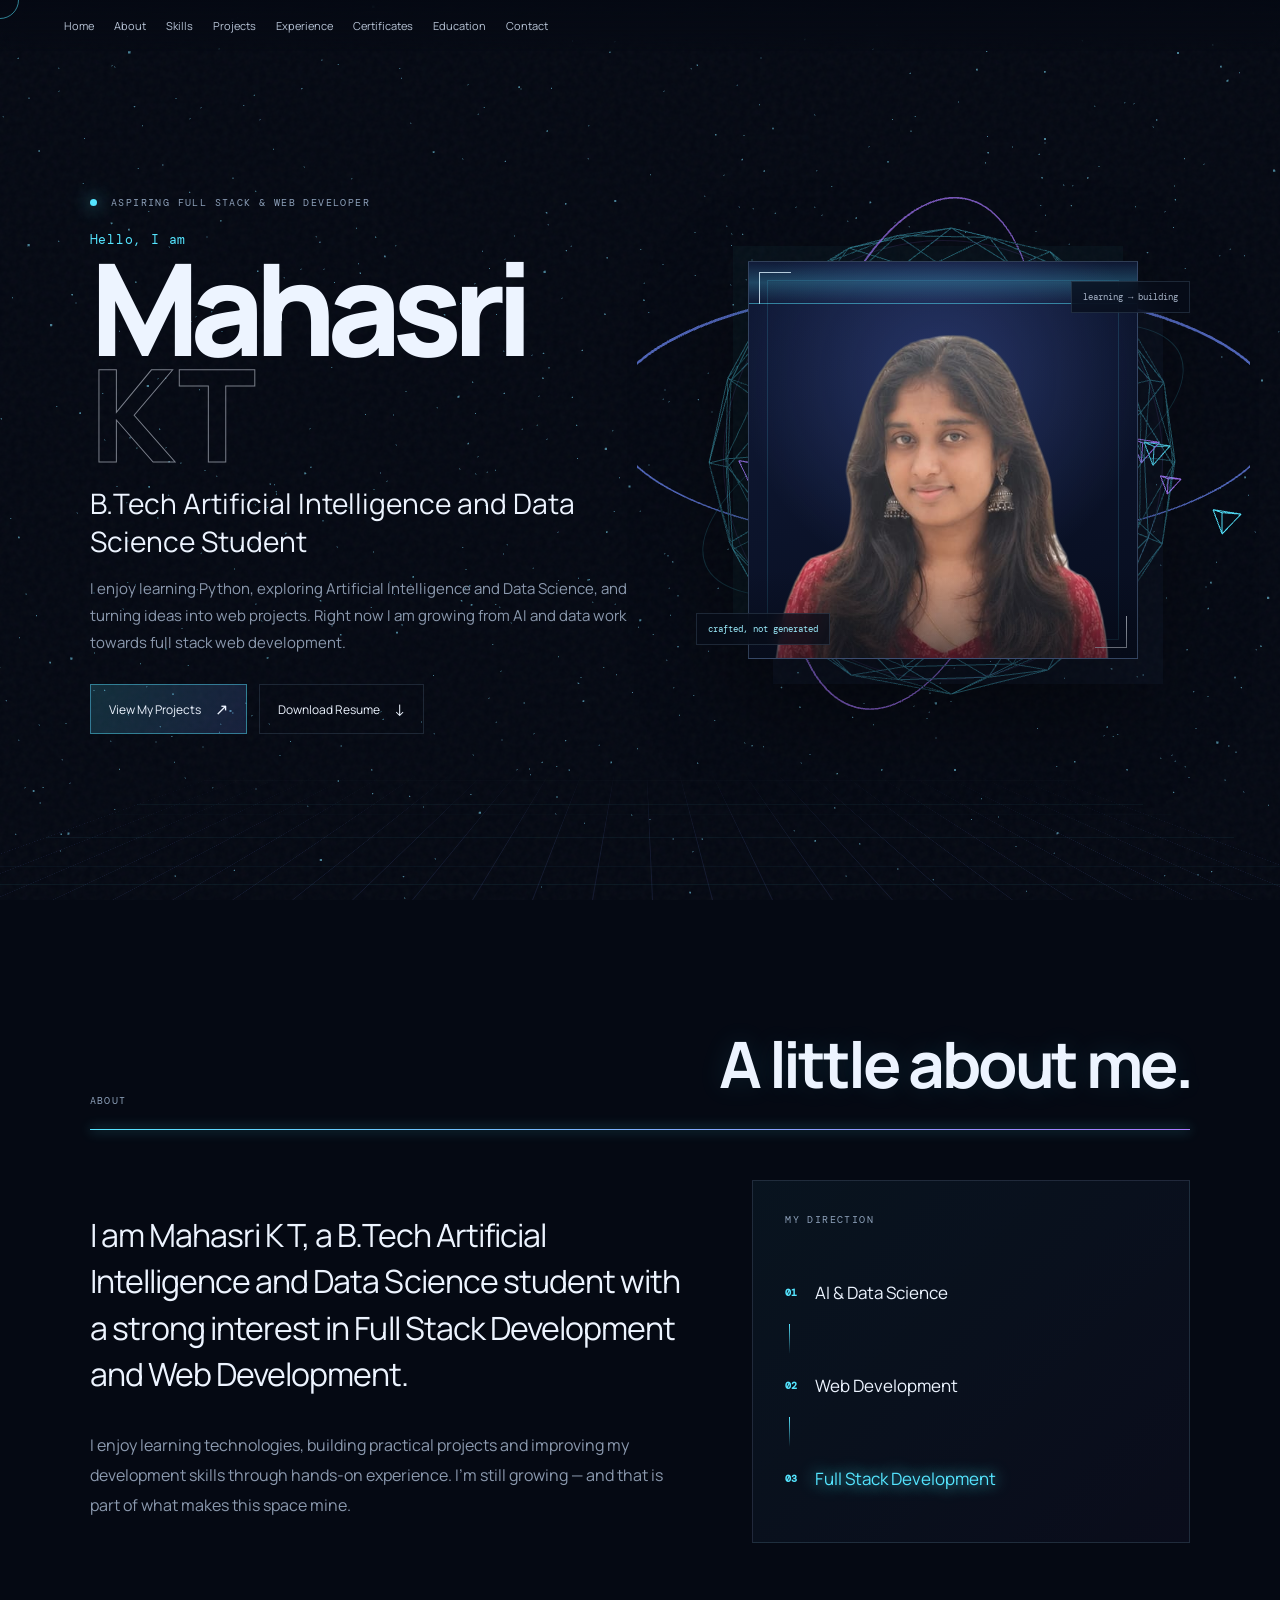
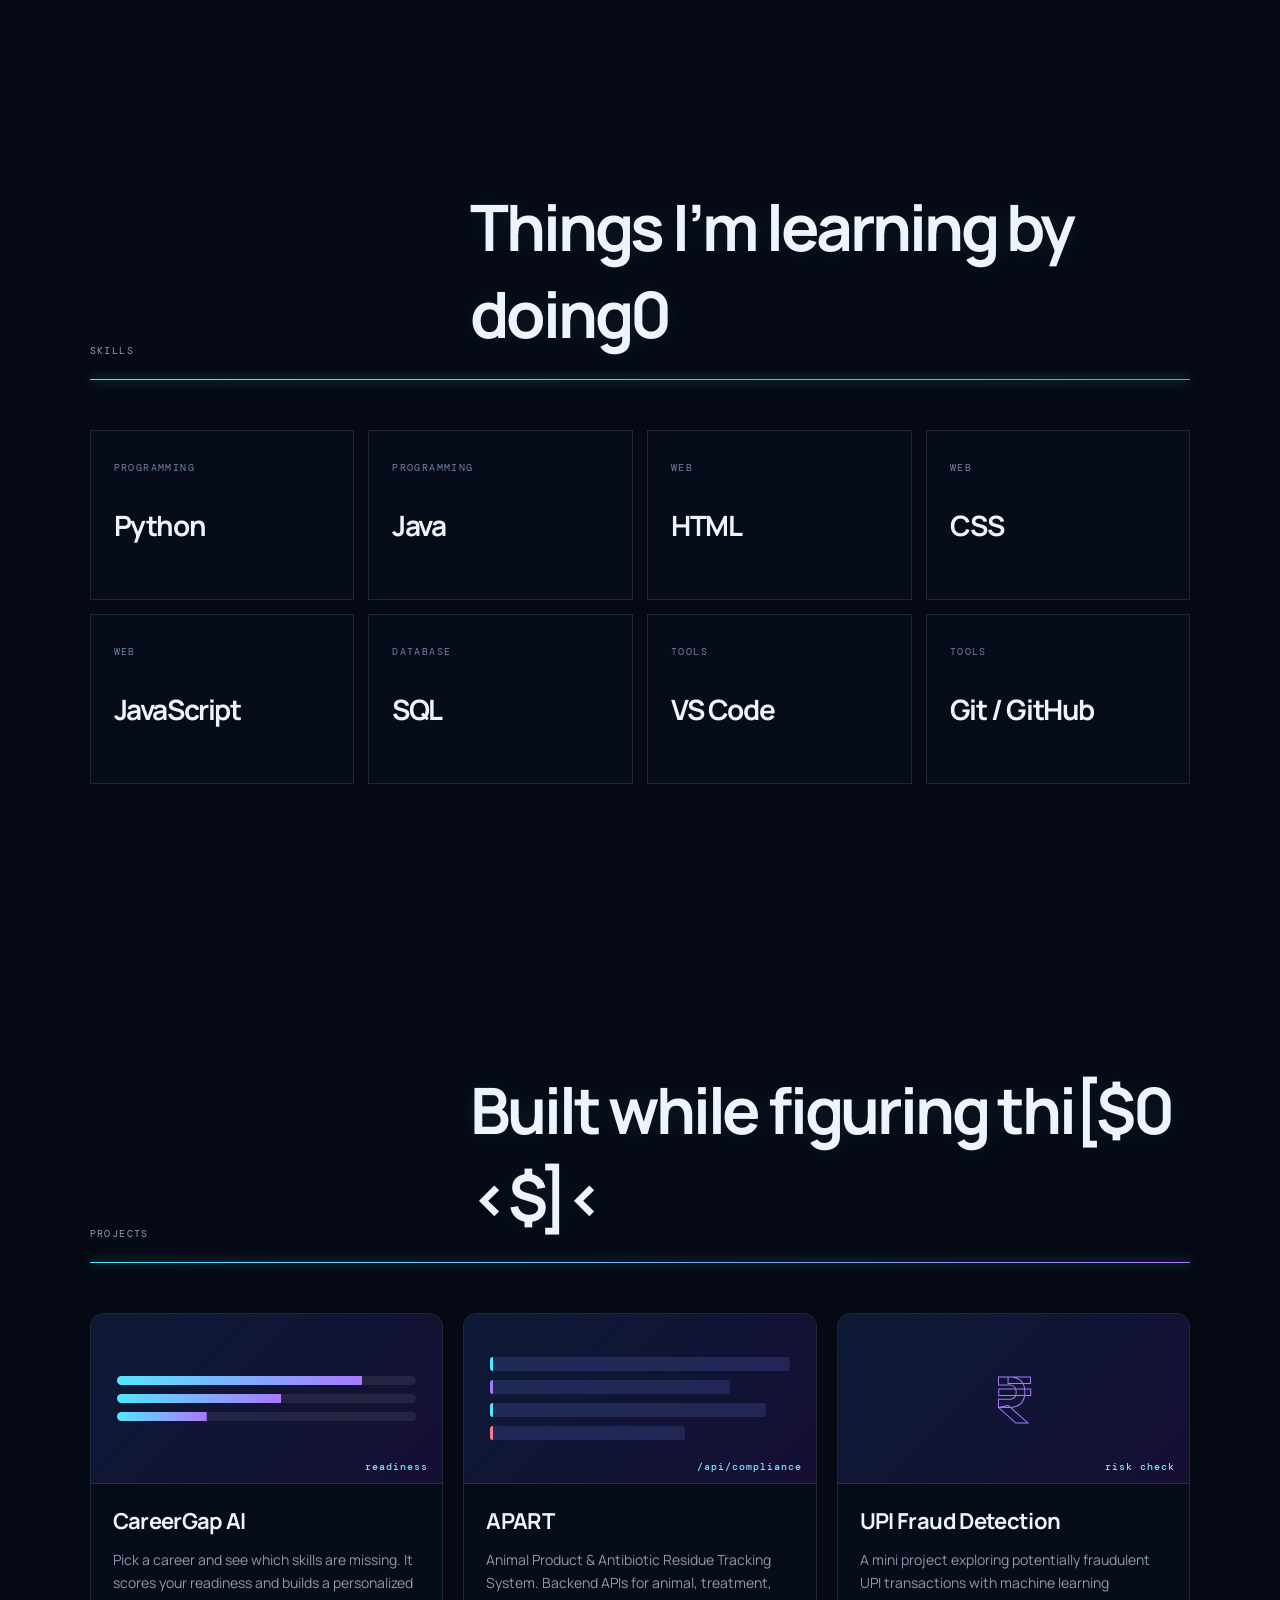
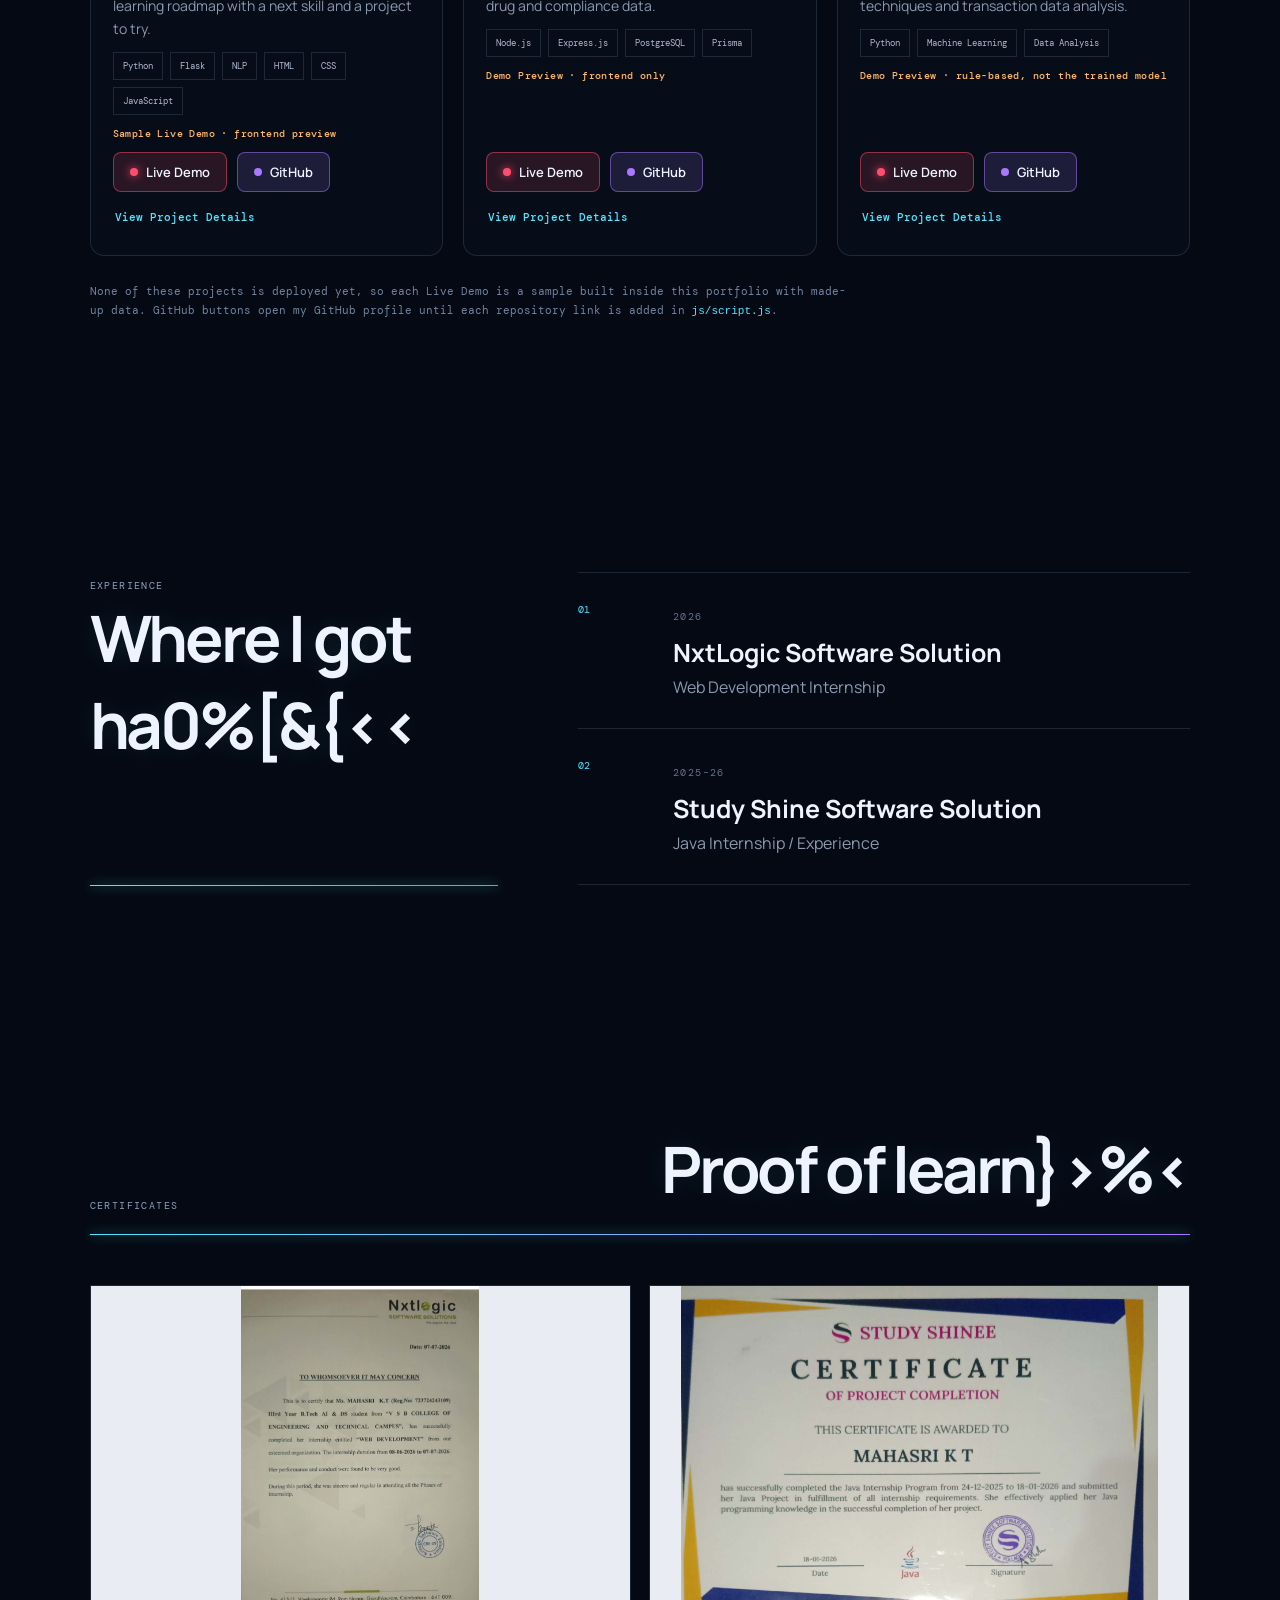
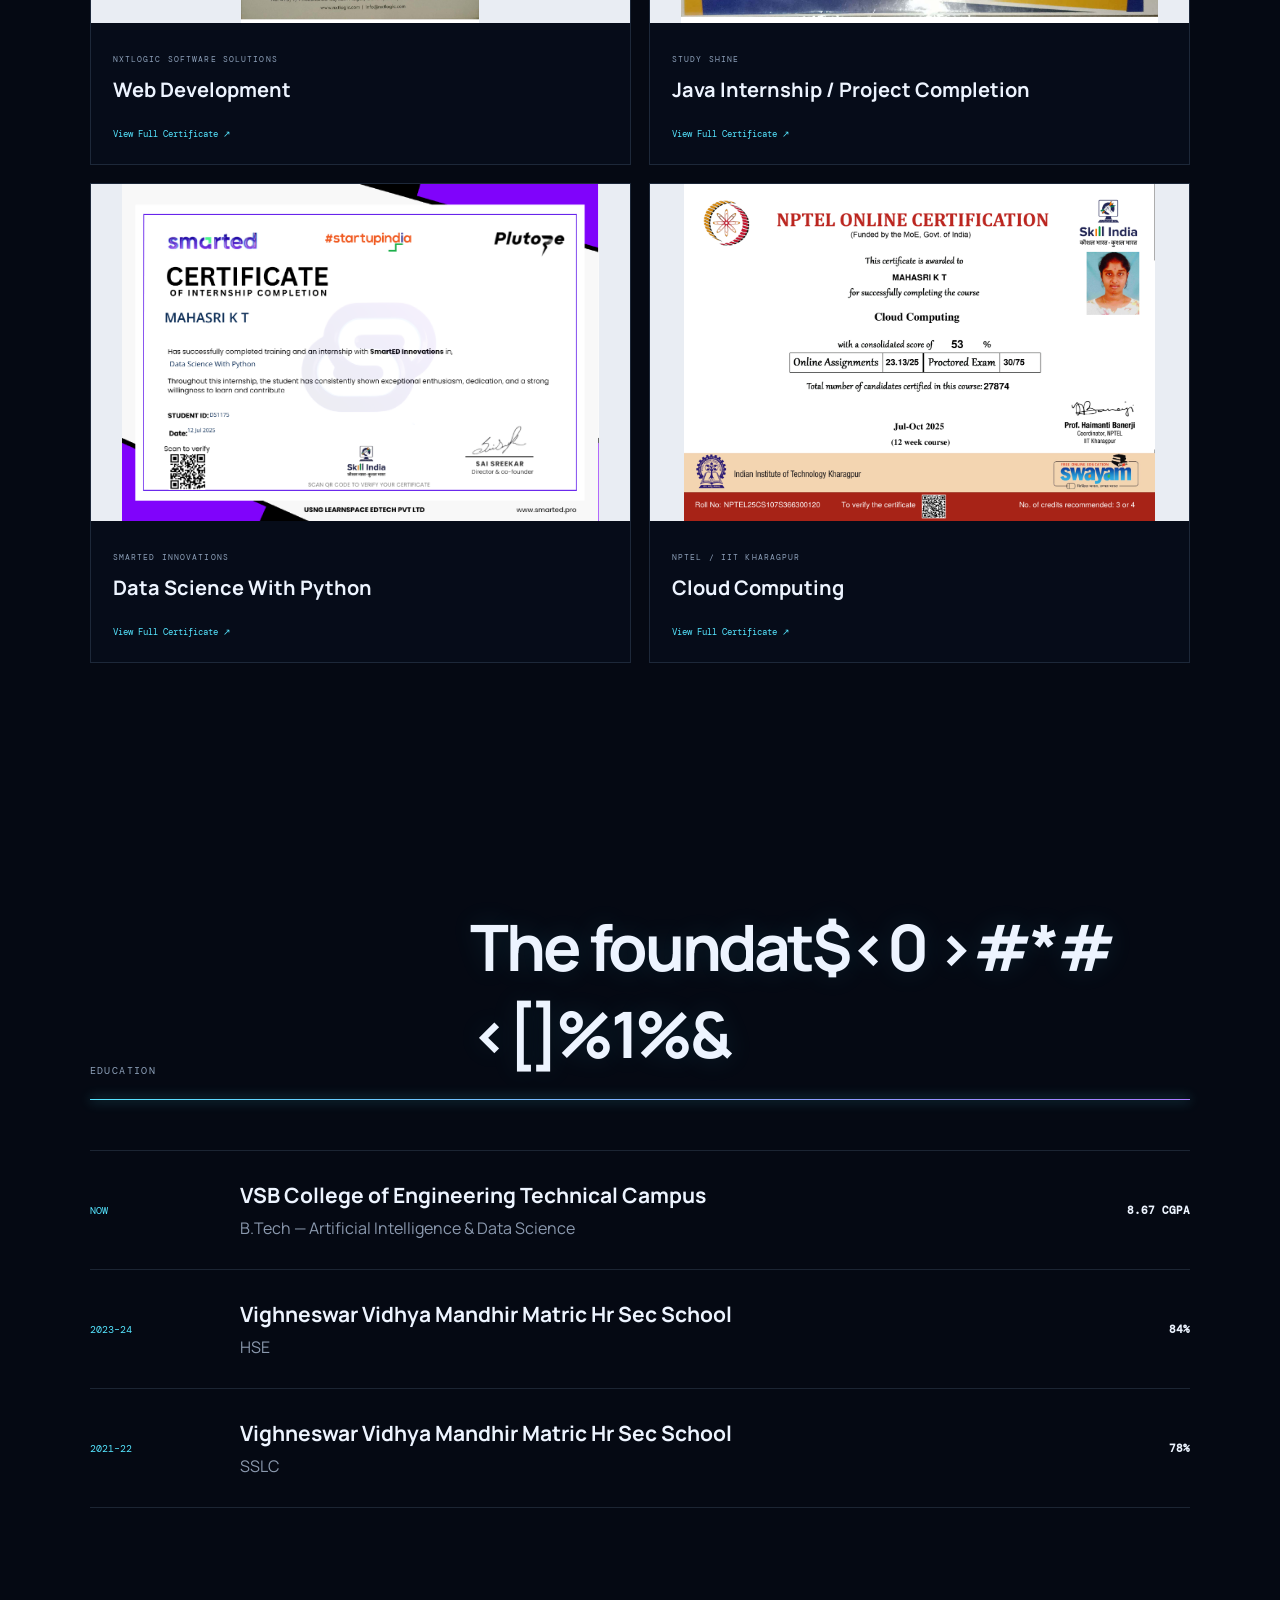
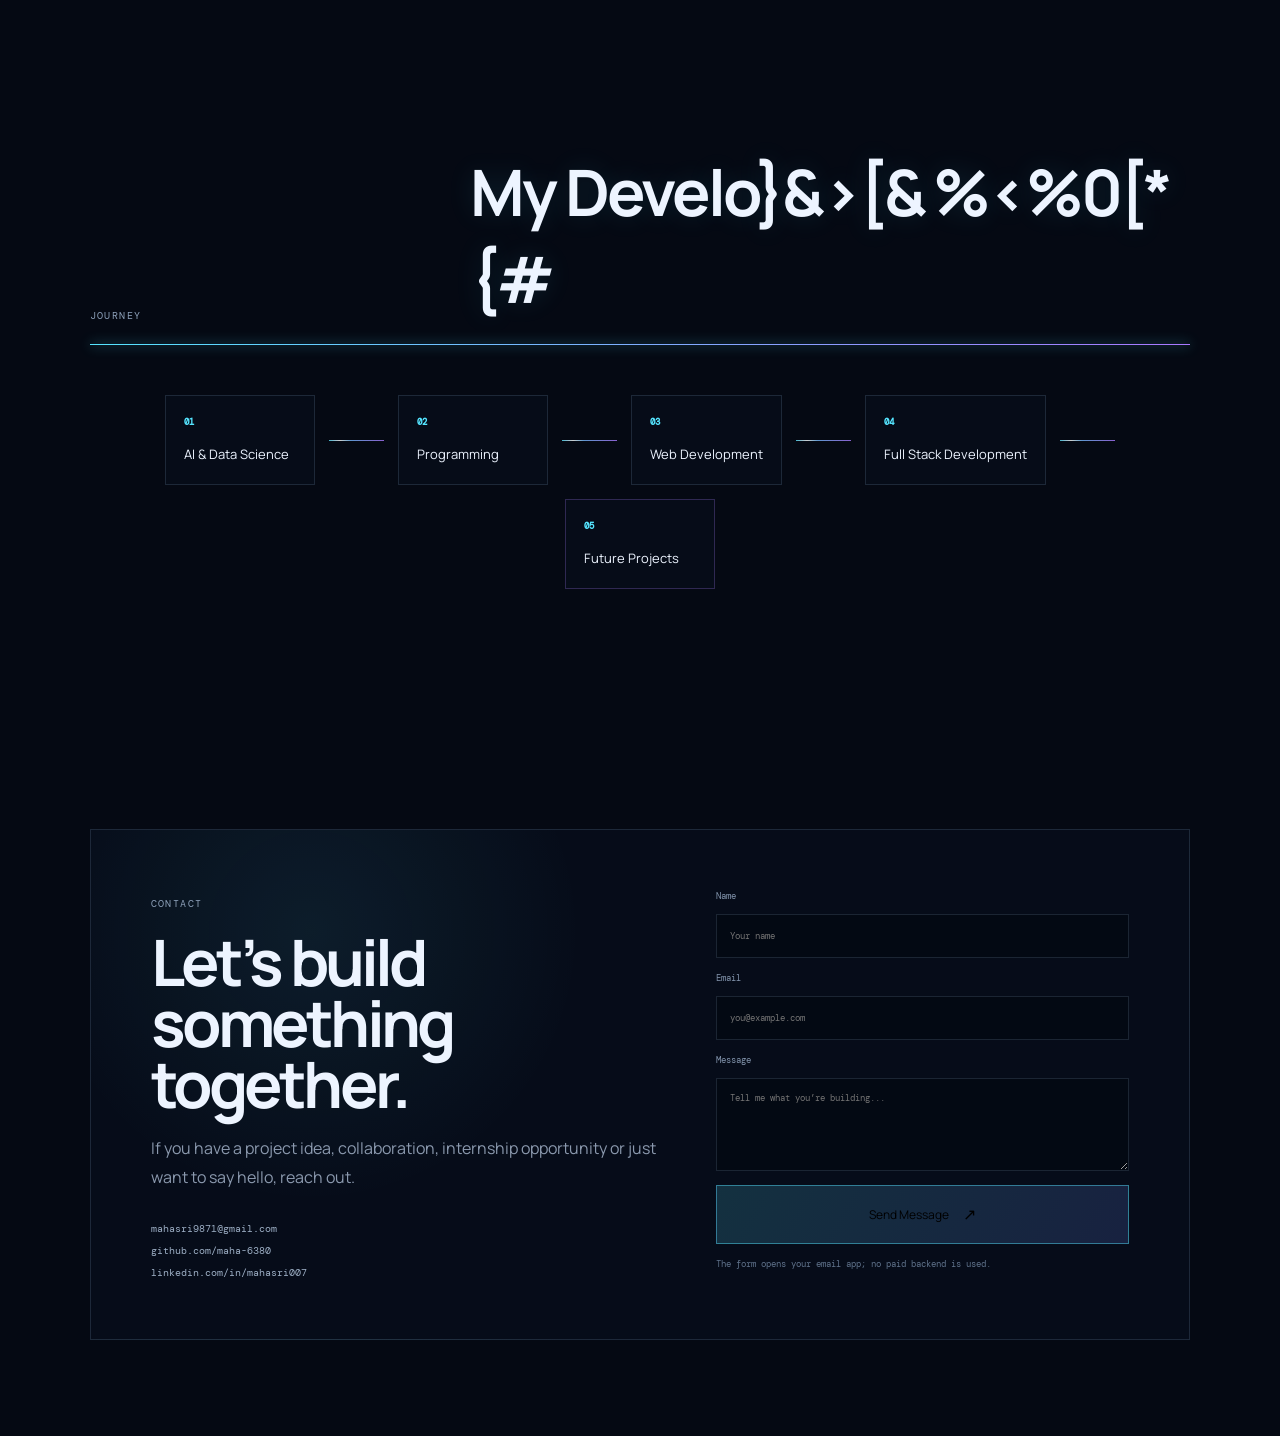
<file: index.html>
<!doctype html>
<html lang="en">
<head>
  <meta charset="utf-8">
  <meta name="viewport" content="width=device-width, initial-scale=1">
  <meta name="description" content="Mahasri K T — Aspiring Full Stack & Web Developer">
  <title>Mahasri K T — Developer Space</title>
  <link rel="preconnect" href="https://fonts.googleapis.com">
  <link rel="preconnect" href="https://fonts.gstatic.com" crossorigin>
  <link href="https://fonts.googleapis.com/css2?family=DM+Mono:wght@400;500&family=Manrope:wght@400;500;600;700;800&display=swap" rel="stylesheet">
  <link rel="stylesheet" href="css/style.css">
  <link rel="stylesheet" href="css/fx.css">
</head>
<body>
  <div id="cursor-dot" aria-hidden="true"></div>
  <canvas id="space" aria-hidden="true"></canvas>
  <div class="noise" aria-hidden="true"></div>

  <header class="site-header">
    
    <button class="menu-toggle" aria-label="Open menu" aria-expanded="false"><span></span><span></span></button>
    <nav class="nav" aria-label="Main navigation">
      <a href="#home">Home</a><a href="#about">About</a><a href="#skills">Skills</a><a href="#projects">Projects</a><a href="#experience">Experience</a><a href="#certificates">Certificates</a><a href="#education">Education</a><a href="#contact">Contact</a>
    </nav>
  </header>

  <main>
    <section id="home" class="hero section-pad">
      <div class="hero-copy reveal">
        <p class="eyebrow"><span class="status-dot"></span> ASPIRING FULL STACK &amp; WEB DEVELOPER</p>
        <p class="greet">Hello, I am</p>
        <h1>Mahasri<br><em>K T</em></h1>
        <p class="role">B.Tech Artificial Intelligence and Data Science Student</p>
        <p class="intro">I enjoy learning Python, exploring Artificial Intelligence and Data Science, and turning ideas into web projects. Right now I am growing from AI and data work towards full stack web development.</p>
        <div class="hero-actions">
          <a class="button primary" href="#projects">View My Projects <span>↗</span></a>
          <a class="button ghost" href="assets/MahasriRESUME.pdf" download>Download Resume <span>↓</span></a>
        </div>
        
      </div>

      <div class="hero-visual reveal delay-1" data-tilt>
        <div class="orbit orbit-a"></div><div class="orbit orbit-b"></div>
        <div class="photo-frame">
          <img src="images/profile-shoulders.png" alt="Mahasri K T" class="profile-photo">
          <div class="frame-corner tl"></div><div class="frame-corner br"></div>
        </div>
        <div class="floating-note note-top">learning → building</div>
        <div class="floating-note note-bottom">crafted, not generated</div>
      </div>
    </section>

    <section id="about" class="section-pad section about">
      <div class="section-heading reveal"><span>ABOUT</span><h2>A little about me.</h2></div>
      <div class="about-grid">
        <div class="about-copy reveal">
          <p class="large">I  am  Mahasri  K  T, a B.Tech Artificial Intelligence and Data Science student with a strong interest in Full Stack Development and Web Development.</p>
          <p>I enjoy learning technologies, building practical projects and improving my development skills through hands-on experience. I’m still growing — and that is part of what makes this space mine.</p>
        </div>
        <div class="timeline-card reveal delay-1">
          <div class="mini-label">MY DIRECTION</div>
          <div class="mini-timeline">
            <div><b>01</b><span>AI &amp; Data Science</span></div><i></i>
            <div><b>02</b><span>Web Development</span></div><i></i>
            <div class="active"><b>03</b><span>Full Stack Development</span></div>
          </div>
        </div>
      </div>
    </section>

    <section id="skills" class="section-pad section">
      <div class="section-heading reveal"><span>SKILLS</span><h2>Things I’m learning by doing.</h2></div>
      <div class="skill-grid">
        <article class="skill-card reveal" data-skill="Python — scripting, data work and AI exploration."><small>PROGRAMMING</small><h3>Python</h3></article>
        <article class="skill-card reveal delay-1" data-skill="Java — programming practice and application development."><small>PROGRAMMING</small><h3>Java</h3></article>
        <article class="skill-card reveal delay-2" data-skill="HTML — semantic structure for web interfaces."><small>WEB</small><h3>HTML</h3></article>
        <article class="skill-card reveal" data-skill="CSS — layout, responsive design and visual interaction."><small>WEB</small><h3>CSS</h3></article>
        <article class="skill-card reveal delay-1" data-skill="JavaScript — making interfaces interactive and dynamic."><small>WEB</small><h3>JavaScript</h3></article>
        <article class="skill-card reveal delay-2" data-skill="PostgreSQL / SQL — working with structured application data."><small>DATABASE</small><h3>SQL</h3></article>
        <article class="skill-card reveal" data-skill="VS Code — my everyday coding workspace."><small>TOOLS</small><h3>VS Code</h3></article>
        <article class="skill-card reveal delay-1" data-skill="Git & GitHub — version control and project collaboration."><small>TOOLS</small><h3>Git / GitHub</h3></article>
      </div>
      <div id="skill-tip" class="skill-tip" aria-live="polite"></div>
    </section>

    <section id="projects" class="section-pad section projects">
      <div class="section-heading reveal"><span> PROJECTS</span><h2>Built while figuring things out.</h2></div>
      <div class="proj-grid">
        <article class="pcard reveal" data-id="careergap">
          <div class="thumb t-career"><i style="--w:82%"></i><i style="--w:55%"></i><i style="--w:30%"></i><b>readiness</b></div>
          <div class="pbody"><h3>CareerGap AI</h3>
            <p>Pick a career and see which skills are missing. It scores your readiness and builds a personalized learning roadmap with a next skill and a project to try.</p>
            <div class="tag-row"><span>Python</span><span>Flask</span><span>NLP</span><span>HTML</span><span>CSS</span><span>JavaScript</span></div>
            <p class="status">Sample Live Demo · frontend preview</p>
            <div class="pactions"><a class="pbtn live" href="demo/careergap.html" target="_blank" rel="noopener">Live Demo</a><a class="pbtn git" href="https://github.com/maha-6380" data-repo="YOUR_GITHUB_REPOSITORY_URL" target="_blank" rel="noopener noreferrer">GitHub</a><button class="plink" data-details="careergap">View Project Details</button></div></div>
        </article>
        <article class="pcard reveal delay-1" data-id="apart">
          <div class="thumb t-apart"><em></em><em></em><em></em><em></em><b>/api/compliance</b></div>
          <div class="pbody"><h3>APART</h3>
            <p>Animal Product &amp; Antibiotic Residue Tracking System. Backend APIs for animal, treatment, drug and compliance data.</p>
            <div class="tag-row"><span>Node.js</span><span>Express.js</span><span>PostgreSQL</span><span>Prisma</span></div>
            <p class="status">Demo Preview · frontend only</p>
            <div class="pactions"><a class="pbtn live" href="demo/apart.html" target="_blank" rel="noopener">Live Demo</a><a class="pbtn git" href="https://github.com/maha-6380" data-repo="YOUR_GITHUB_REPOSITORY_URL" target="_blank" rel="noopener noreferrer">GitHub</a><button class="plink" data-details="apart">View Project Details</button></div></div>
        </article>
        <article class="pcard reveal delay-2" data-id="upi">
          <div class="thumb t-upi"><span>₹</span><b>risk check</b></div>
          <div class="pbody"><h3>UPI Fraud Detection</h3>
            <p>A mini project exploring potentially fraudulent UPI transactions with machine learning techniques and transaction data analysis.</p>
            <div class="tag-row"><span>Python</span><span>Machine Learning</span><span>Data Analysis</span></div>
            <p class="status">Demo Preview · rule-based, not the trained model</p>
            <div class="pactions"><a class="pbtn live" href="demo/upi-fraud.html" target="_blank" rel="noopener">Live Demo</a><a class="pbtn git" href="https://github.com/maha-6380" data-repo="YOUR_GITHUB_REPOSITORY_URL" target="_blank" rel="noopener noreferrer">GitHub</a><button class="plink" data-details="upi">View Project Details</button></div></div>
        </article>
      </div>
      <p class="proj-note">None of these projects is deployed yet, so each Live Demo is a sample built inside this portfolio with made-up data. GitHub buttons open my GitHub profile until each repository link is added in <code>js/script.js</code>.</p>
    </section>

    <section id="experience" class="section-pad section split-section">
      <div class="section-heading reveal"><span>EXPERIENCE</span><h2>Where I got hands-on.</h2></div>
      <div class="experience-list">
        <div class="experience-item reveal"><span>01</span><div><small>2026</small><h3>NxtLogic Software Solution</h3><p>Web Development Internship</p></div></div>
        <div class="experience-item reveal delay-1"><span>02</span><div><small>2025–26</small><h3>Study Shine Software Solution</h3><p>Java Internship / Experience</p></div></div>
      </div>
    </section>

    <section id="certificates" class="section-pad section certificates">
      <div class="section-heading reveal"><span>CERTIFICATES</span><h2>Proof of learning.</h2></div>
      <div class="cert-grid">
        <article class="cert-card reveal" data-cert="certificates/certificate-2.pdf" data-title="NxtLogic Software Solutions — Web Development"><div class="cert-image"><img src="certificates/cert2-preview.png" alt="NxtLogic Web Development certificate"></div><div class="cert-info"><small>NXTLOGIC SOFTWARE SOLUTIONS</small><h3>Web Development</h3><button class="view-cert">View Full Certificate ↗</button></div></article>
        <article class="cert-card reveal delay-1" data-cert="certificates/certificate-1.pdf" data-title="Study Shine — Java Internship"><div class="cert-image"><img src="certificates/cert1-preview.png" alt="Study Shine Java certificate"></div><div class="cert-info"><small>STUDY SHINE</small><h3>Java Internship / Project Completion</h3><button class="view-cert">View Full Certificate ↗</button></div></article>
        <article class="cert-card reveal delay-2" data-cert="certificates/data-science-python.pdf" data-title="SmartED Innovations — Data Science With Python"><div class="cert-image"><img src="certificates/data-science-preview.png" alt="SmartED Data Science with Python certificate"></div><div class="cert-info"><small>SMARTED INNOVATIONS</small><h3>Data Science With Python</h3><button class="view-cert">View Full Certificate ↗</button></div></article>
        <article class="cert-card reveal" data-cert="certificates/cloud-computing.pdf" data-title="NPTEL — Cloud Computing"><div class="cert-image"><img src="certificates/cloud-preview.png" alt="NPTEL Cloud Computing certificate"></div><div class="cert-info"><small>NPTEL / IIT KHARAGPUR</small><h3>Cloud Computing</h3><button class="view-cert">View Full Certificate ↗</button></div></article>
      </div>
    </section>

    <section id="education" class="section-pad section education">
      <div class="section-heading reveal"><span>EDUCATION</span><h2>The foundation underneath.</h2></div>
      <div class="edu-list">
        <article class="edu-item reveal"><div class="edu-year">NOW</div><div><h3>VSB College of Engineering Technical Campus</h3><p>B.Tech — Artificial Intelligence &amp; Data Science</p></div><strong>8.67 CGPA</strong></article>
        <article class="edu-item reveal delay-1"><div class="edu-year">2023–24</div><div><h3>Vighneswar Vidhya Mandhir Matric Hr Sec School</h3><p>HSE</p></div><strong>84%</strong></article>
        <article class="edu-item reveal delay-2"><div class="edu-year">2021–22</div><div><h3>Vighneswar Vidhya Mandhir Matric Hr Sec School</h3><p>SSLC</p></div><strong>78%</strong></article>
      </div>
    </section>

    <section class="section-pad section journey">
      <div class="section-heading reveal"><span>JOURNEY</span><h2>My Development Journey.</h2></div>
      <div class="journey-path">
        <div class="journey-node reveal"><b>01</b><span>AI &amp; Data Science</span></div><i></i><div class="journey-node reveal delay-1"><b>02</b><span>Programming</span></div><i></i><div class="journey-node reveal delay-2"><b>03</b><span>Web Development</span></div><i></i><div class="journey-node reveal"><b>04</b><span>Full Stack Development</span></div><i></i><div class="journey-node reveal delay-1 future"><b>05</b><span>Future Projects</span></div>
      </div>
    </section>

    <section id="contact" class="section-pad section contact">
      <div class="contact-card reveal">
        <div><span class="eyebrow">CONTACT</span><h2>Let’s build something together.</h2><p>If you have a project idea, collaboration, internship opportunity or just want to say hello, reach out.</p><div class="contact-details"><a href="mailto:mahasri9871@gmail.com">mahasri9871@gmail.com</a><a href="https://github.com/maha-6380" target="_blank" rel="noreferrer">github.com/maha-6380</a><a href="https://www.linkedin.com/in/mahasri007" target="_blank" rel="noreferrer">linkedin.com/in/mahasri007</a></div></div>
        <form id="contact-form"><label>Name<input name="name" required placeholder="Your name"></label><label>Email<input type="email" name="email" required placeholder="you@example.com"></label><label>Message<textarea name="message" rows="5" required placeholder="Tell me what you’re building..."></textarea></label><button class="button primary" type="submit">Send Message <span>↗</span></button><p class="form-note">The form opens your email app; no paid backend is used.</p></form>
      </div>
    </section>
  </main>

  <footer class="footer"><span>© 2026 Mahasri K T</span><span>Designed &amp; built by MAHASRI</span><span><a href="https://www.linkedin.com/in/mahasri007" target="_blank" rel="noreferrer">LinkedIn ↗</a> · <a href="https://github.com/maha-6380" target="_blank" rel="noreferrer">GitHub ↗</a></span></footer>

  <div class="modal" id="cert-modal" aria-hidden="true"><div class="modal-backdrop"></div><div class="modal-panel" role="dialog" aria-modal="true" aria-labelledby="modal-title"><div class="modal-top"><h3 id="modal-title">Certificate</h3><button id="close-modal" aria-label="Close">×</button></div><iframe id="cert-frame" title="Certificate viewer"></iframe><div class="modal-actions"><a id="open-pdf" class="button primary" target="_blank" rel="noreferrer">Open PDF in New Tab ↗</a><button id="close-modal-bottom" class="button ghost">Close</button></div></div></div>
  <div class="modal" id="proj-modal" aria-hidden="true"><div class="modal-backdrop"></div><div class="modal-panel pm" role="dialog" aria-modal="true" aria-labelledby="pm-title"><div class="modal-top"><h3 id="pm-title"></h3><button id="pm-close" aria-label="Close">×</button></div><div class="pm-body" id="pm-body"></div></div></div>
  <script src="js/three.min.js"></script>
  <script src="js/script.js"></script>
  <script src="js/fx.js"></script>
</body>
</html>
</file>
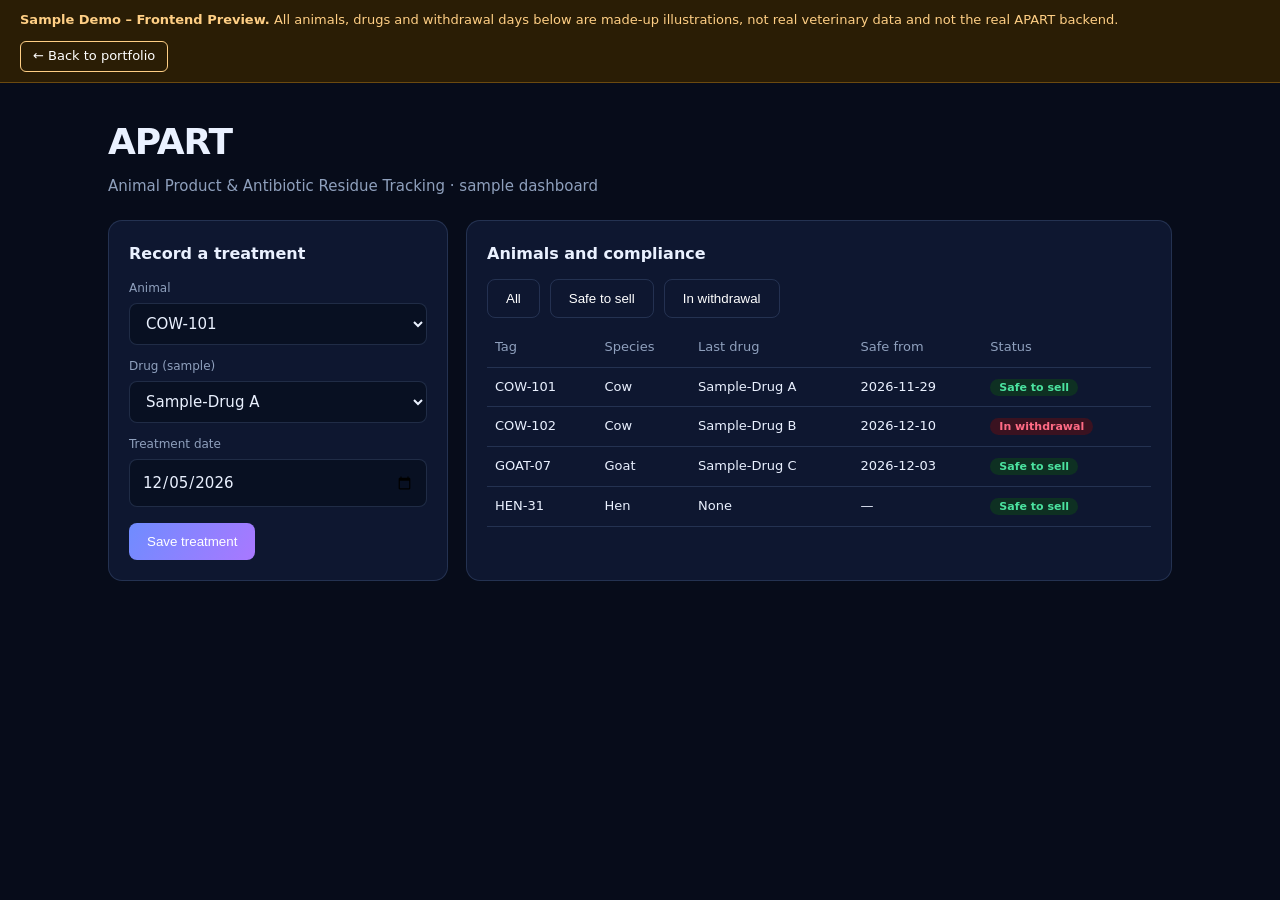
<file: demo/apart.html>
<!doctype html><html lang="en"><head><meta charset="utf-8"><meta name="viewport" content="width=device-width,initial-scale=1"><title>APART · Demo Preview</title><link rel="stylesheet" href="demo.css"></head><body>
<div class="banner"><span><b>Sample Demo – Frontend Preview.</b> All animals, drugs and withdrawal days below are made-up illustrations, not real veterinary data and not the real APART backend.</span><a href="../index.html#projects">← Back to portfolio</a></div>
<div class="wrap"><h1>APART</h1><p class="sub">Animal Product &amp; Antibiotic Residue Tracking · sample dashboard</p>
<div class="grid"><form class="card" id="f"><h2>Record a treatment</h2><label>Animal</label><select id="an"></select><label>Drug (sample)</label><select id="dr"></select><label>Treatment date</label><input type="date" id="dt">
<div class="row" style="margin-top:16px"><button class="btn" id="go">Save treatment</button><span class="spin" id="sp"></span></div><div class="msg" id="m"></div></form>
<div class="card"><h2>Animals and compliance</h2><div class="row" style="margin-bottom:10px"><button class="btn alt" data-f="all">All</button><button class="btn alt" data-f="safe">Safe to sell</button><button class="btn alt" data-f="hold">In withdrawal</button></div><div class="scroll"><table><thead><tr><th>Tag</th><th>Species</th><th>Last drug</th><th>Safe from</th><th>Status</th></tr></thead><tbody id="tb"></tbody></table></div></div></div></div>
<script>
const $=i=>document.getElementById(i),D={'Sample-Drug A':3,'Sample-Drug B':7,'Sample-Drug C':10};
const day=d=>d.toISOString().slice(0,10),add=(s,n)=>{const d=new Date(s);d.setDate(d.getDate()+n);return day(d)};
const today=day(new Date());let A=[{t:'COW-101',s:'Cow',d:'Sample-Drug A',on:add(today,-9)},{t:'COW-102',s:'Cow',d:'Sample-Drug B',on:add(today,-2)},{t:'GOAT-07',s:'Goat',d:'Sample-Drug C',on:add(today,-12)},{t:'HEN-31',s:'Hen',d:null,on:null}],flt='all';
$('an').innerHTML=A.map(a=>`<option>${a.t}</option>`).join('');$('dr').innerHTML=Object.keys(D).map(d=>`<option>${d}</option>`).join('');$('dt').value=today;$('dt').max=today;
function draw(){$('tb').innerHTML=A.map(a=>{const from=a.d?add(a.on,D[a.d]):'—',safe=!a.d||from<=today;return{a,from,safe}}).filter(x=>flt=='all'||(flt=='safe')==x.safe).map(({a,from,safe})=>`<tr><td>${a.t}</td><td>${a.s}</td><td>${a.d||'None'}</td><td>${from}</td><td><span class="pill ${safe?'g':'r'}">${safe?'Safe to sell':'In withdrawal'}</span></td></tr>`).join('')||'<tr><td colspan=5>No animals match this filter.</td></tr>'}
document.querySelectorAll('[data-f]').forEach(b=>b.onclick=()=>{flt=b.dataset.f;draw()});
$('f').onsubmit=e=>{e.preventDefault();const m=$('m');m.className='msg';if(!$('dt').value){m.textContent='Choose a treatment date.';m.className='msg err show';return}
 $('go').disabled=true;$('sp').classList.add('on');setTimeout(()=>{const a=A.find(x=>x.t==$('an').value);a.d=$('dr').value;a.on=$('dt').value;$('go').disabled=false;$('sp').classList.remove('on');draw();m.textContent=`Saved. ${a.t} is in withdrawal until ${add(a.on,D[a.d])} (sample data).`;m.className='msg ok show'},800)};draw();
</script></body></html>
</file>
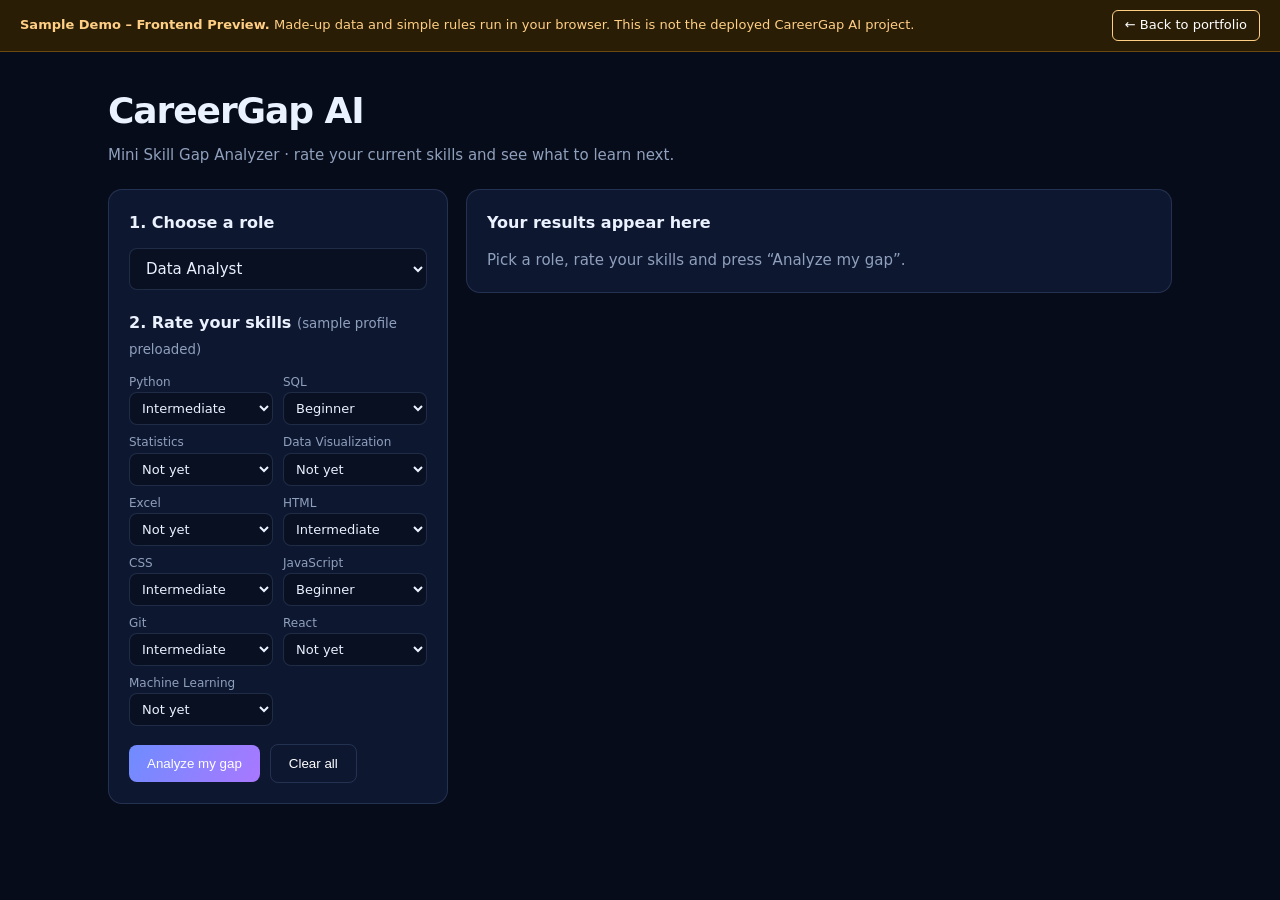
<file: demo/careergap.html>
<!doctype html><html lang="en"><head><meta charset="utf-8"><meta name="viewport" content="width=device-width,initial-scale=1"><title>CareerGap AI · Sample Demo</title><link rel="stylesheet" href="demo.css">
<style>.ring{--p:0;width:130px;height:130px;border-radius:50%;display:grid;place-items:center;background:conic-gradient(var(--cy) calc(var(--p)*1%),rgba(255,255,255,.08) 0);transition:.8s}.ring b{width:104px;height:104px;border-radius:50%;background:var(--card);display:grid;place-items:center;font-size:26px}
.res{display:none}.res.on{display:block}.g2{display:grid;grid-template-columns:150px 1fr;gap:20px;align-items:center}@media(max-width:560px){.g2{grid-template-columns:1fr}}
ol.road{padding-left:20px;margin:0}ol.road li{margin-bottom:8px}.opt{display:block;width:100%;text-align:left;margin:6px 0;padding:10px;border-radius:8px;border:1px solid var(--line);background:#081022;color:var(--text);cursor:pointer;font:inherit}.opt.right{border-color:var(--ok)}.opt.wrong{border-color:var(--bad)}</style></head><body>
<div class="banner"><span><b>Sample Demo – Frontend Preview.</b> Made-up data and simple rules run in your browser. This is not the deployed CareerGap AI project.</span><a href="../index.html#projects">← Back to portfolio</a></div>
<div class="wrap"><h1>CareerGap AI</h1><p class="sub">Mini Skill Gap Analyzer · rate your current skills and see what to learn next.</p>
<div class="grid"><form class="card" id="f"><h2>1. Choose a role</h2><select id="role"></select>
<h2 style="margin-top:20px">2. Rate your skills <small style="color:var(--mut);font-weight:400">(sample profile preloaded)</small></h2><div class="skills" id="sk"></div>
<div class="row" style="margin-top:18px"><button class="btn" id="go">Analyze my gap</button><button type="button" class="btn alt" id="clr">Clear all</button><span class="spin" id="sp"></span></div><div class="msg" id="m"></div></form>
<div><div class="card res" id="res"><div class="g2"><div class="ring" id="ring"><b id="rv">0%</b></div><div><h2 id="rt"></h2><p id="rs" style="color:var(--mut);margin:0"></p></div></div>
<h2 style="margin-top:22px">Skill gaps</h2><div id="gaps"></div>
<div class="grid" style="grid-template-columns:1fr 1fr;margin-top:18px"><div><h2>Next skill</h2><p id="nx"></p></div><div><h2>Recommended project</h2><p id="pj"></p></div></div>
<h2>Learning roadmap</h2><ol class="road" id="rd"></ol><div class="row" style="margin-top:14px"><button class="btn alt" id="sv">Save roadmap</button><button class="btn" id="qz">Take skill assessment</button></div><div class="msg" id="m2"></div></div>
<div class="card res" id="quiz" style="margin-top:18px"><h2 id="qh"></h2><div id="qb"></div></div>
<div class="card" id="empty"><h2>Your results appear here</h2><p style="color:var(--mut);margin:0">Pick a role, rate your skills and press “Analyze my gap”.</p></div></div></div></div>
<script>
const LV=['Not yet','Beginner','Intermediate','Advanced'];
const ROLES={'Data Analyst':{req:['Python','SQL','Statistics','Data Visualization','Excel'],proj:'Build a sales dashboard from a public CSV with SQL queries and charts.'},
'Web Developer':{req:['HTML','CSS','JavaScript','Git','React'],proj:'Build a responsive to-do app with JavaScript, then host it on GitHub Pages.'},
'ML Engineer':{req:['Python','Statistics','Machine Learning','SQL','Git'],proj:'Train and compare two classifiers on a small public dataset.'}};
const TOPIC={Python:'functions, lists/dicts, files, then pandas',SQL:'SELECT, JOIN, GROUP BY, subqueries',Statistics:'mean/variance, distributions, hypothesis tests',['Data Visualization']:'choose charts, matplotlib basics',Excel:'formulas, pivot tables',HTML:'semantic tags, forms',CSS:'flexbox, grid, responsive layouts',JavaScript:'DOM, events, fetch, async',Git:'commit, branch, merge, pull requests',React:'components, props, state',['Machine Learning']:'train/test split, regression, classification',['Node.js']:'Express routes, REST APIs'};
const QS={Python:[['What does len([1,2,3]) return?',['2','3','4'],1],['Which keyword defines a function?',['def','func','fn'],0]],SQL:[['Which clause filters rows?',['WHERE','ORDER','LIMIT'],0],['Which joins rows from two tables on a key?',['JOIN','MERGE ALL','UNION KEY'],0]],JavaScript:[['Which method selects an element by id?',['getElementById','queryId','findId'],0],['What does === check?',['value only','value and type','type only'],1]],Statistics:[['The median is…',['the average','the middle value','the most common'],1],['Standard deviation measures…',['spread','center','size'],0]],'Machine Learning':[['Why split data into train and test?',['to evaluate on unseen data','to make it smaller','to remove outliers'],0],['Classification predicts…',['categories','only numbers','nothing'],0]]};
const ALL=[...new Set(Object.values(ROLES).flatMap(r=>r.req))];const SAMPLE={Python:2,SQL:1,HTML:2,CSS:2,JavaScript:1,Git:2};
const $=i=>document.getElementById(i);
$('role').innerHTML=Object.keys(ROLES).map(r=>`<option>${r}</option>`).join('');
$('sk').innerHTML=ALL.map(s=>`<label>${s}<select data-s="${s}">${LV.map((l,i)=>`<option value="${i}" ${(SAMPLE[s]||0)==i?'selected':''}>${l}</option>`).join('')}</select></label>`).join('');
const lv=()=>Object.fromEntries([...document.querySelectorAll('[data-s]')].map(e=>[e.dataset.s,+e.value]));
let cur=null;
$('clr').onclick=()=>document.querySelectorAll('[data-s]').forEach(e=>e.value=0);
$('f').onsubmit=e=>{e.preventDefault();const m=$('m');m.className='msg';const L=lv();
 if(!Object.values(L).some(v=>v>0)){m.textContent='Rate at least one skill above “Not yet” so there is something to analyze.';m.className='msg err show';return}
 $('go').disabled=true;$('sp').classList.add('on');$('go').textContent='Analyzing…';
 setTimeout(()=>{$('go').disabled=false;$('sp').classList.remove('on');$('go').textContent='Analyze my gap';show(L)},900)};
function show(L){const role=$('role').value,R=ROLES[role];
 const pts=R.req.reduce((a,s)=>a+Math.min(L[s],2),0),score=Math.round(pts/(R.req.length*2)*100);
 const gaps=R.req.filter(s=>L[s]<2).sort((a,b)=>L[a]-L[b]);cur={role,gaps,L};
 $('empty').style.display='none';$('res').classList.add('on');$('quiz').classList.remove('on');$('m2').className='msg';
 $('ring').style.setProperty('--p',score);$('rv').textContent=score+'%';$('rt').textContent=`Readiness for ${role}`;
 $('rs').textContent=gaps.length?`Target level is Intermediate. ${gaps.length} skill${gaps.length>1?'s':''} still below it.`:'You meet the Intermediate target for every required skill.';
 $('gaps').innerHTML=R.req.map(s=>`<div style="margin:9px 0"><div class="row" style="justify-content:space-between;font-size:13px"><span>${s}</span><span class="pill ${L[s]>=2?'g':'y'}">${LV[L[s]]}${L[s]>=2?'':' → Intermediate'}</span></div><div class="bar"><i style="width:${Math.min(L[s],2)/2*100}%"></i></div></div>`).join('');
 $('nx').textContent=gaps[0]?`${gaps[0]}: start with ${TOPIC[gaps[0]]}.`:'Pick a harder role or aim for Advanced in one skill.';
 $('pj').textContent=R.proj;
 $('rd').innerHTML=gaps.length?gaps.map(s=>`<li><b>${s}</b>: ${TOPIC[s]}</li>`).join('')+'<li>Finish with the recommended project above.</li>':'<li>Build the recommended project above.</li>';
 $('qz').style.display=gaps.find(s=>QS[s])?'':'none';}
$('sv').onclick=()=>{const m=$('m2');try{const t=`CareerGap roadmap – ${cur.role}\n`+cur.gaps.map((s,i)=>`${i+1}. ${s}: ${TOPIC[s]}`).join('\n');const a=document.createElement('a');a.href=URL.createObjectURL(new Blob([t],{type:'text/plain'}));a.download='roadmap.txt';a.click();m.textContent='Roadmap saved as roadmap.txt.';m.className='msg ok show'}catch{m.textContent='Could not save the roadmap. Try again.';m.className='msg err show'}};
$('qz').onclick=()=>{const s=cur.gaps.find(x=>QS[x]),qs=QS[s];let i=0,c=0;$('quiz').classList.add('on');
 const ask=()=>{if(i>=qs.length){$('qh').textContent=`${s} assessment result`;$('qb').innerHTML=`<p>You got <b>${c} of ${qs.length}</b> right in this sample quiz.</p>`;return}
  const q=qs[i];$('qh').textContent=`${s} assessment · question ${i+1} of ${qs.length}`;$('qb').innerHTML=`<p>${q[0]}</p>`+q[1].map((o,k)=>`<button class="opt" data-k="${k}">${o}</button>`).join('');
  $('qb').querySelectorAll('.opt').forEach(b=>b.onclick=()=>{const k=+b.dataset.k;b.classList.add(k==q[2]?'right':'wrong');if(k==q[2])c++;$('qb').querySelectorAll('.opt').forEach(x=>x.disabled=true);setTimeout(()=>{i++;ask()},700)})};ask();$('quiz').scrollIntoView({behavior:'smooth'})};
</script></body></html>
</file>
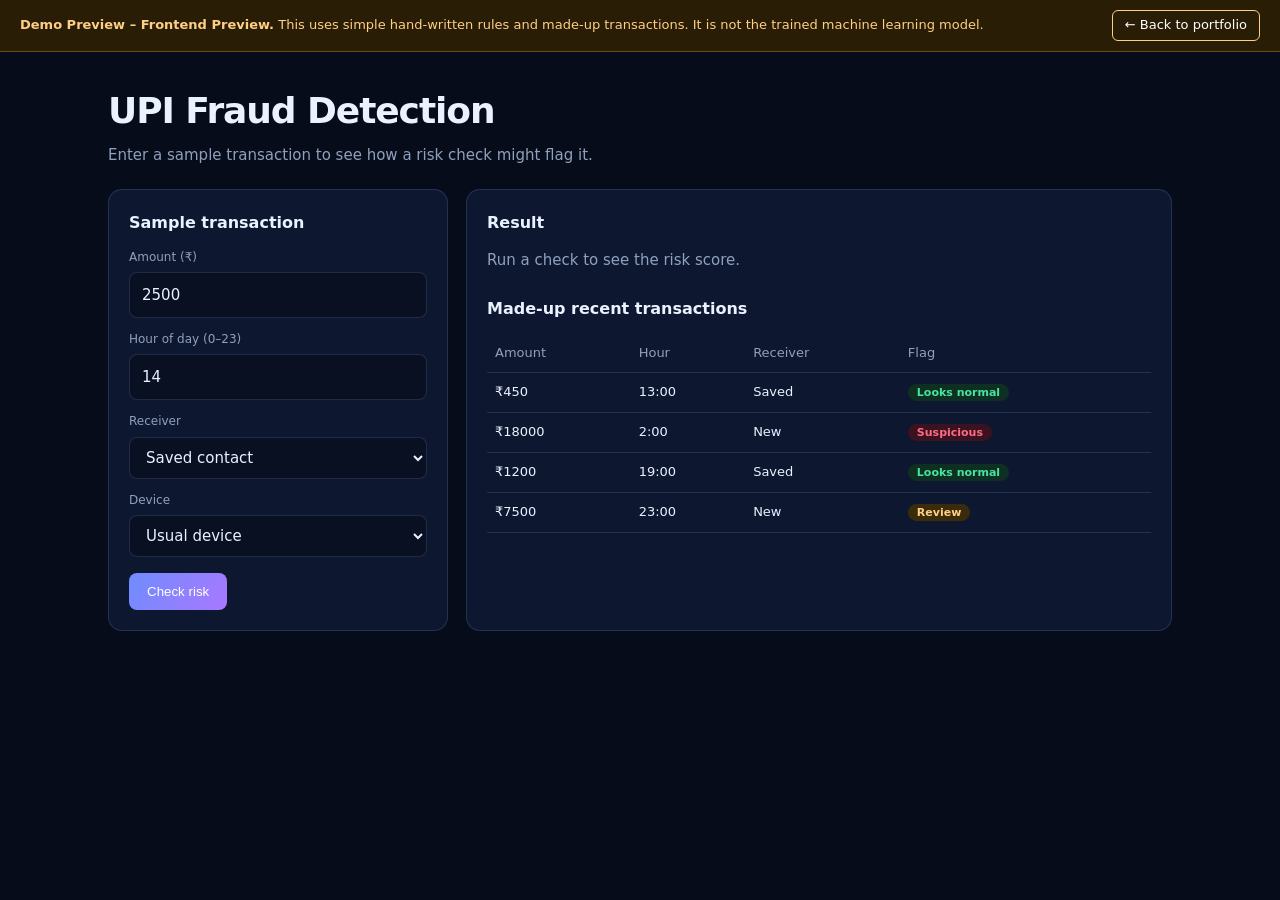
<file: demo/upi-fraud.html>
<!doctype html><html lang="en"><head><meta charset="utf-8"><meta name="viewport" content="width=device-width,initial-scale=1"><title>UPI Fraud Detection · Demo Preview</title><link rel="stylesheet" href="demo.css"></head><body>
<div class="banner"><span><b>Demo Preview – Frontend Preview.</b> This uses simple hand-written rules and made-up transactions. It is not the trained machine learning model.</span><a href="../index.html#projects">← Back to portfolio</a></div>
<div class="wrap"><h1>UPI Fraud Detection</h1><p class="sub">Enter a sample transaction to see how a risk check might flag it.</p>
<div class="grid"><form class="card" id="f"><h2>Sample transaction</h2><label>Amount (₹)</label><input type="number" id="amt" min="1" value="2500"><label>Hour of day (0–23)</label><input type="number" id="hr" min="0" max="23" value="14">
<label>Receiver</label><select id="rc"><option value="0">Saved contact</option><option value="1">New receiver</option></select><label>Device</label><select id="dv"><option value="0">Usual device</option><option value="1">New device</option></select>
<div class="row" style="margin-top:16px"><button class="btn" id="go">Check risk</button><span class="spin" id="sp"></span></div><div class="msg" id="m"></div></form>
<div class="card"><h2>Result</h2><div id="out" style="color:var(--mut)">Run a check to see the risk score.</div><h2 style="margin-top:24px">Made-up recent transactions</h2><div class="scroll"><table><thead><tr><th>Amount</th><th>Hour</th><th>Receiver</th><th>Flag</th></tr></thead><tbody id="tb"></tbody></table></div></div></div></div>
<script>
const $=i=>document.getElementById(i);
function risk(a,h,r,d){let s=0,w=[];if(a>=20000){s+=40;w.push('large amount')}else if(a>=5000){s+=15;w.push('above-usual amount')}if(h<5){s+=20;w.push('late-night hour')}if(r){s+=20;w.push('new receiver')}if(d){s+=25;w.push('new device')}return[Math.min(s,100),w]}
const T=[[450,13,0,0],[18000,2,1,1],[1200,19,0,0],[7500,23,1,0]];
$('tb').innerHTML=T.map(t=>{const[s]=risk(...t);return`<tr><td>₹${t[0]}</td><td>${t[1]}:00</td><td>${t[2]?'New':'Saved'}</td><td><span class="pill ${s>=50?'r':s>=30?'y':'g'}">${s>=50?'Suspicious':s>=30?'Review':'Looks normal'}</span></td></tr>`}).join('');
$('f').onsubmit=e=>{e.preventDefault();const m=$('m'),a=+$('amt').value,h=+$('hr').value;m.className='msg';
 if(!(a>0)||!(h>=0&&h<=23)||!Number.isInteger(h)){m.textContent='Enter an amount above 0 and a whole hour from 0 to 23.';m.className='msg err show';return}
 $('go').disabled=true;$('sp').classList.add('on');setTimeout(()=>{$('go').disabled=false;$('sp').classList.remove('on');const[s,w]=risk(a,h,+$('rc').value,+$('dv').value),k=s>=50?['r','Potentially fraudulent']:s>=30?['y','Needs review']:['g','Looks normal'];
 $('out').innerHTML=`<div class="row"><span class="pill ${k[0]}">${k[1]}</span><b>Risk score ${s}/100</b></div><div class="bar" style="margin:12px 0"><i style="width:${s}%"></i></div><p style="margin:0;color:var(--mut)">${w.length?'Triggers: '+w.join(', ')+'.':'No rules triggered.'}</p>`},800)};
</script></body></html>
</file>
<file: css/style.css>
:root{--bg:#050913;--panel:#0b1220;--text:#edf4ff;--muted:#8b99ae;--line:rgba(151,185,222,.16);--cyan:#55e5ff;--blue:#6f8cff;--purple:#a978ff;--mono:'DM Mono',monospace;--sans:'Manrope',sans-serif}*{box-sizing:border-box}html{scroll-behavior:smooth}body{margin:0;background:var(--bg);color:var(--text);font-family:var(--sans);overflow-x:hidden}a{color:inherit;text-decoration:none}button,input,textarea{font:inherit}button{cursor:pointer}#space{position:fixed;inset:0;width:100%;height:100%;z-index:-4}.noise{position:fixed;inset:0;z-index:-2;opacity:.045;pointer-events:none;background-image:url("data:image/svg+xml,%3Csvg viewBox='0 0 160 160' xmlns='http://www.w3.org/2000/svg'%3E%3Cfilter id='n'%3E%3CfeTurbulence type='fractalNoise' baseFrequency='.9' numOctaves='3' stitchTiles='stitch'/%3E%3C/filter%3E%3Crect width='100%25' height='100%25' filter='url(%23n)' opacity='.8'/%3E%3C/svg%3E")}.site-header{position:fixed;top:0;left:0;right:0;z-index:20;display:flex;align-items:center;justify-content:space-between;padding:18px clamp(20px,5vw,72px);background:linear-gradient(180deg,rgba(5,9,19,.94),rgba(5,9,19,.5),transparent);backdrop-filter:blur(12px)}.brand{display:flex;align-items:center;gap:10px;font-size:12px;letter-spacing:.12em}.brand span{display:grid;place-items:center;width:34px;height:34px;border:1px solid var(--cyan);color:var(--cyan);font-family:var(--mono);font-size:11px}.nav{display:flex;gap:20px;font-size:11px;color:#b9c5d7}.nav a{transition:.25s}.nav a:hover{color:var(--cyan)}.menu-toggle{display:none;background:none;border:0;color:white}.section-pad{padding:120px clamp(20px,7vw,110px)}.hero{min-height:100vh;display:grid;grid-template-columns:1.05fr .95fr;align-items:center;gap:60px;padding-top:140px}.eyebrow,.mini-label,.project-meta,.section-heading span,small{font-family:var(--mono);letter-spacing:.14em;font-size:10px;color:#8da0b9}.status-dot{display:inline-block;width:7px;height:7px;background:var(--cyan);border-radius:50%;box-shadow:0 0 18px var(--cyan);margin-right:7px}.hero h1{font-size:clamp(62px,10vw,150px);line-height:.83;letter-spacing:-.075em;margin:22px 0 18px;font-weight:800}.hero h1 em{font-style:normal;color:transparent;-webkit-text-stroke:1px rgba(237,244,255,.5)}.role{font-size:clamp(18px,2.2vw,29px);margin:0 0 14px}.role span{color:var(--cyan)}.intro{max-width:570px;color:var(--muted);line-height:1.8;font-size:15px}.hero-actions{display:flex;flex-wrap:wrap;gap:12px;margin-top:28px}.button{display:inline-flex;align-items:center;justify-content:center;gap:14px;border:1px solid var(--line);padding:13px 18px;min-height:48px;font-size:12px;transition:.25s}.button span{font-size:16px}.button.primary{background:linear-gradient(120deg,rgba(85,229,255,.17),rgba(111,140,255,.17));border-color:rgba(85,229,255,.45)}.button.primary:hover{transform:translateY(-3px);box-shadow:0 12px 35px rgba(85,229,255,.12)}.button.ghost:hover{border-color:rgba(237,244,255,.45);transform:translateY(-3px)}.social-row{display:flex;gap:20px;margin-top:25px;font-family:var(--mono);font-size:10px;color:#93a4bb}.social-row a:hover{color:var(--cyan)}.hero-visual{position:relative;min-height:620px;display:grid;place-items:center;perspective:1000px}.photo-frame{position:relative;width:min(390px,75vw);aspect-ratio:4/5;display:flex;align-items:flex-end;justify-content:center;border:1px solid rgba(151,185,222,.28);background:radial-gradient(circle at 50% 35%,rgba(85,229,255,.13),transparent 48%),rgba(10,18,32,.62);box-shadow:25px 25px 0 rgba(111,140,255,.04),-15px -15px 0 rgba(85,229,255,.03),0 40px 100px rgba(0,0,0,.45);transform-style:preserve-3d;overflow:hidden}.photo-frame:before{content:'';position:absolute;inset:18px;border:1px solid rgba(85,229,255,.15);pointer-events:none}.profile-photo{position:absolute;bottom:-2px;width:110%;height:110%;object-fit:contain;object-position:center bottom;filter:drop-shadow(0 30px 25px rgba(0,0,0,.3));transform:translateZ(40px)}.frame-label{position:absolute;top:16px;left:18px;z-index:2;font-family:var(--mono);font-size:9px;color:var(--cyan);letter-spacing:.14em}.frame-corner{position:absolute;width:32px;height:32px;border-color:var(--cyan);opacity:.8}.frame-corner.tl{left:10px;top:10px;border-left:1px solid;border-top:1px solid}.frame-corner.br{right:10px;bottom:10px;border-right:1px solid;border-bottom:1px solid}.orbit{position:absolute;border:1px solid rgba(85,229,255,.16);border-radius:50%;pointer-events:none}.orbit-a{width:520px;height:190px;transform:rotate(-24deg)}.orbit-b{width:440px;height:440px;transform:rotate(28deg);border-color:rgba(169,120,255,.12)}.floating-note{position:absolute;font-family:var(--mono);font-size:9px;padding:9px 11px;border:1px solid var(--line);background:rgba(7,13,25,.75);backdrop-filter:blur(8px);color:#a9b6ca}.note-top{top:18%;right:0}.note-bottom{bottom:17%;left:0;color:#9defff}.section{position:relative}.section-heading{display:flex;align-items:end;justify-content:space-between;gap:30px;border-bottom:1px solid var(--line);padding-bottom:22px;margin-bottom:50px}.section-heading h2{font-size:clamp(32px,5vw,64px);letter-spacing:-.05em;margin:0;max-width:720px}.about-grid{display:grid;grid-template-columns:1.15fr .85fr;gap:70px}.about-copy{max-width:720px}.about-copy p{color:var(--muted);line-height:1.9}.about-copy .large{font-size:clamp(21px,2.6vw,32px);line-height:1.45;color:var(--text);letter-spacing:-.03em}.timeline-card{border:1px solid var(--line);padding:32px;background:linear-gradient(135deg,rgba(85,229,255,.05),rgba(169,120,255,.035));transform:rotate(1.5deg)}.mini-timeline{display:grid;gap:0;margin-top:35px}.mini-timeline div{display:flex;gap:18px;align-items:center;padding:20px 0}.mini-timeline b{font-family:var(--mono);font-size:10px;color:var(--cyan)}.mini-timeline span{font-size:17px}.mini-timeline i{height:30px;width:1px;background:linear-gradient(var(--cyan),transparent);margin-left:4px}.mini-timeline .active span{color:var(--cyan)}.skill-grid{display:grid;grid-template-columns:repeat(4,1fr);gap:14px}.skill-card{min-height:170px;border:1px solid var(--line);background:rgba(9,16,29,.62);padding:23px;transition:transform .35s,border-color .35s,background .35s;transform-style:preserve-3d}.skill-card:hover{transform:translateY(-7px) rotateX(5deg) rotateY(-5deg);border-color:rgba(85,229,255,.4);background:rgba(12,24,41,.82)}.skill-card small{color:#6f849f}.skill-card h3{font-size:28px;margin:30px 0 10px;letter-spacing:-.05em}.skill-card p{font-family:var(--mono);font-size:9px;color:#60738c}.skill-tip{min-height:22px;margin-top:20px;color:var(--cyan);font-family:var(--mono);font-size:10px}.project-stack{display:grid;gap:18px}.project-card{position:relative;display:grid;grid-template-columns:75px 1fr;gap:10px;padding:38px;border:1px solid var(--line);background:rgba(8,15,28,.7);overflow:hidden;transform-style:preserve-3d;transition:border-color .3s,transform .35s}.project-card:hover{border-color:rgba(111,140,255,.4)}.project-card.featured{grid-template-columns:75px 1fr 230px;min-height:310px;background:radial-gradient(circle at 82% 50%,rgba(85,229,255,.1),transparent 28%),rgba(8,15,28,.76)}.project-index{font-family:var(--mono);color:#60738c;font-size:11px}.project-content h3{font-size:clamp(30px,4vw,54px);letter-spacing:-.06em;margin:14px 0}.project-content p{color:var(--muted);line-height:1.75;max-width:720px}.tag-row{display:flex;flex-wrap:wrap;gap:7px;margin-top:24px}.tag-row span{font-family:var(--mono);font-size:9px;padding:7px 9px;border:1px solid var(--line);color:#aebbd0}.project-links{display:flex;gap:18px;margin-top:24px;font-family:var(--mono);font-size:9px}.unavailable{color:#62748b}.project-orb{align-self:center;justify-self:center;width:170px;height:170px;border-radius:50%;display:grid;place-items:center;text-align:center;border:1px solid rgba(85,229,255,.3);box-shadow:inset 0 0 40px rgba(85,229,255,.07),0 0 60px rgba(111,140,255,.08);font-family:var(--mono);font-size:9px;letter-spacing:.15em;transform:translateZ(40px)}.split-section{display:grid;grid-template-columns:.8fr 1.2fr;gap:80px}.split-section .section-heading{display:block;border-bottom:0;margin:0}.experience-list{border-top:1px solid var(--line)}.experience-item{display:grid;grid-template-columns:70px 1fr;gap:25px;padding:30px 0;border-bottom:1px solid var(--line)}.experience-item>span{font-family:var(--mono);color:var(--cyan);font-size:10px}.experience-item small{color:#62748b}.experience-item h3{font-size:25px;margin:10px 0 6px}.experience-item p{margin:0;color:var(--muted)}.cert-grid{display:grid;grid-template-columns:repeat(3,1fr);gap:18px}.cert-card{border:1px solid var(--line);background:rgba(8,15,28,.72);transition:.35s;cursor:pointer;overflow:hidden}.cert-card:hover{transform:translateY(-8px) rotateX(2deg);border-color:rgba(85,229,255,.42);box-shadow:0 20px 50px rgba(0,0,0,.24)}.cert-image{aspect-ratio:16/10;overflow:hidden;background:#0d1421}.cert-image img{width:100%;height:100%;object-fit:cover;transition:.45s}.cert-card:hover .cert-image img{transform:scale(1.04)}.cert-info{padding:22px}.cert-info small{font-size:8px}.cert-info h3{font-size:20px;line-height:1.3;margin:10px 0 17px}.view-cert{padding:0;background:none;border:0;color:var(--cyan);font-family:var(--mono);font-size:9px}.placeholder{cursor:default;border-style:dashed}.placeholder:hover{transform:none;box-shadow:none}.cert-placeholder{min-height:100%;padding:32px;display:flex;flex-direction:column;justify-content:center}.cert-placeholder>span{font-size:34px;color:var(--cyan)}.cert-placeholder h3{font-size:20px}.cert-placeholder p{color:var(--muted);font-size:13px;line-height:1.6}.edu-list{border-top:1px solid var(--line)}.edu-item{display:grid;grid-template-columns:120px 1fr 120px;gap:30px;align-items:center;padding:30px 0;border-bottom:1px solid var(--line)}.edu-year{font-family:var(--mono);font-size:10px;color:var(--cyan)}.edu-item h3{margin:0 0 8px;font-size:21px}.edu-item p{margin:0;color:var(--muted)}.edu-item strong{font-family:var(--mono);font-size:11px;text-align:right}.journey-path{display:flex;align-items:center;justify-content:center;gap:14px;flex-wrap:wrap}.journey-path i{width:55px;height:1px;background:linear-gradient(90deg,var(--cyan),var(--purple));opacity:.45}.journey-node{border:1px solid var(--line);padding:20px 18px;min-width:150px;background:rgba(8,15,28,.7);transition:.3s}.journey-node:hover{transform:translateY(-7px) rotate(-1deg);border-color:rgba(85,229,255,.4)}.journey-node b{font-family:var(--mono);font-size:9px;color:var(--cyan);display:block;margin-bottom:14px}.journey-node span{font-size:13px}.journey-node.future{border-color:rgba(169,120,255,.25)}.contact-card{display:grid;grid-template-columns:1.1fr .9fr;gap:60px;border:1px solid var(--line);padding:clamp(25px,5vw,60px);background:radial-gradient(circle at 20% 20%,rgba(85,229,255,.08),transparent 28%),rgba(8,15,28,.72)}.contact-card h2{font-size:clamp(38px,5vw,70px);line-height:.95;letter-spacing:-.06em;margin:20px 0}.contact-card>div>p{max-width:540px;color:var(--muted);line-height:1.8}.contact-details{display:grid;gap:9px;margin-top:30px;font-family:var(--mono);font-size:10px;color:#9eb0c6}.contact-details a:hover{color:var(--cyan)}form{display:grid;gap:14px}label{display:grid;gap:7px;font-family:var(--mono);font-size:9px;color:#8395ad}input,textarea{width:100%;border:1px solid var(--line);background:rgba(3,8,16,.6);color:var(--text);padding:13px;outline:0;resize:vertical}input:focus,textarea:focus{border-color:rgba(85,229,255,.5)}.form-note{font-family:var(--mono);font-size:9px;color:#60738c;margin:0}.footer{display:flex;justify-content:space-between;gap:20px;padding:25px clamp(20px,7vw,110px);border-top:1px solid var(--line);font-family:var(--mono);font-size:9px;color:#63758d}.footer a:hover{color:var(--cyan)}.modal{position:fixed;inset:0;z-index:50;display:none;place-items:center;padding:20px}.modal.open{display:grid}.modal-backdrop{position:absolute;inset:0;background:rgba(0,0,0,.78);backdrop-filter:blur(10px)}.modal-panel{position:relative;width:min(1050px,96vw);height:min(88vh,900px);background:#08101c;border:1px solid rgba(151,185,222,.25);display:grid;grid-template-rows:auto 1fr auto;box-shadow:0 30px 100px rgba(0,0,0,.5)}.modal-top{display:flex;align-items:center;justify-content:space-between;padding:14px 18px;border-bottom:1px solid var(--line)}.modal-top h3{margin:0;font-size:14px}.modal-top button{border:0;background:none;color:white;font-size:28px}.modal-panel iframe{width:100%;height:100%;border:0;background:#fff}.modal-actions{display:flex;gap:10px;padding:12px 18px;border-top:1px solid var(--line)}.reveal{opacity:0;transform:translateY(25px);transition:opacity .7s ease,transform .7s ease}.reveal.visible{opacity:1;transform:none}.delay-1{transition-delay:.08s}.delay-2{transition-delay:.16s}@media(max-width:900px){.nav{display:none;position:absolute;top:68px;right:20px;left:20px;padding:15px;background:rgba(6,11,20,.96);border:1px solid var(--line);flex-direction:column}.nav.open{display:flex}.menu-toggle{display:grid;gap:5px}.menu-toggle span{width:22px;height:1px;background:white}.hero{grid-template-columns:1fr;min-height:auto;padding-top:145px}.hero-visual{min-height:530px}.skill-grid{grid-template-columns:repeat(2,1fr)}.cert-grid{grid-template-columns:repeat(2,1fr)}.about-grid,.contact-card,.split-section{grid-template-columns:1fr}.project-card.featured{grid-template-columns:55px 1fr}.project-orb{display:none}.split-section{gap:35px}.journey-path i{width:25px}}@media(max-width:600px){.section-pad{padding:90px 18px}.site-header{padding:15px 18px}.hero h1{font-size:20vw}.hero-visual{min-height:450px}.photo-frame{width:min(330px,86vw)}.orbit-a{width:350px}.orbit-b{width:330px;height:330px}.note-top{right:-5px}.note-bottom{left:-5px}.section-heading{display:block;margin-bottom:35px}.section-heading h2{margin-top:12px}.skill-grid,.cert-grid{grid-template-columns:1fr}.skill-card{min-height:140px}.skill-card h3{margin-top:20px}.project-card,.project-card.featured{grid-template-columns:1fr;padding:25px}.project-index{margin-bottom:5px}.experience-item{grid-template-columns:45px 1fr}.edu-item{grid-template-columns:80px 1fr}.edu-item strong{grid-column:2;text-align:left}.journey-path{display:grid;grid-template-columns:1fr;width:100%}.journey-path i{width:1px;height:25px;margin-left:18px}.journey-node{min-width:0}.footer{flex-direction:column}.modal-panel{height:86vh}.modal-actions{flex-wrap:wrap}}

/* ===== v2 additions ===== */
.greet{font-family:var(--mono);font-size:13px;color:var(--cyan);margin:22px 0 0;letter-spacing:.06em}
.hero h1{margin-top:6px}
.role{max-width:560px;line-height:1.35}
/* profile photo: head, neck and shoulders only */
.photo-frame{aspect-ratio:1/1.02;background:radial-gradient(circle at 50% 30%,rgba(111,140,255,.28),transparent 60%),linear-gradient(160deg,#101a38,#070d1e)}
.profile-photo{position:absolute;left:0;bottom:0;width:100%;height:auto;object-fit:initial;transform:none;filter:none}
.photo-frame:after{content:"";position:absolute;left:0;right:0;bottom:0;height:22%;background:linear-gradient(transparent,rgba(5,9,19,.55));pointer-events:none}
.hero-visual{min-height:560px}
/* certificates: 4 cards, full certificate visible */
.cert-grid{grid-template-columns:repeat(2,1fr)}
.cert-image{aspect-ratio:16/10;background:#e9edf3}
.cert-image img{object-fit:contain}
@media(max-width:600px){.cert-grid{grid-template-columns:1fr}}
/* project cards */
.proj-grid{display:grid;grid-template-columns:repeat(3,1fr);gap:20px}
.pcard{display:flex;flex-direction:column;border:1px solid var(--line);border-radius:14px;overflow:hidden;background:rgba(8,15,28,.74);transition:transform .35s,border-color .35s,box-shadow .35s}
.pcard:hover{transform:translateY(-8px);border-color:rgba(111,140,255,.5);box-shadow:0 24px 50px rgba(0,0,0,.35)}
.thumb{position:relative;height:170px;overflow:hidden;display:grid;align-content:center;gap:9px;padding:0 26px;background:linear-gradient(135deg,#0d1a36,#150f33);border-bottom:1px solid var(--line);transition:transform .5s}
.pcard:hover .thumb>*{transform:translateX(4px)}
.thumb b{position:absolute;right:14px;bottom:10px;font:500 10px var(--mono);color:#7edfff;letter-spacing:.1em}
.t-career i{display:block;height:9px;border-radius:5px;background:linear-gradient(90deg,var(--cyan),var(--purple)) 0/var(--w) 100% no-repeat,rgba(255,255,255,.08)}
.t-apart em{display:block;height:14px;border-radius:3px;background:rgba(111,140,255,.16);border-left:3px solid var(--cyan)}
.t-apart em:nth-child(2){border-color:var(--purple);width:80%}.t-apart em:nth-child(3){width:92%}.t-apart em:nth-child(4){border-color:#ff7a90;width:65%}
.t-upi{place-items:center}.t-upi span{font-size:64px;font-weight:800;color:transparent;-webkit-text-stroke:1px #a978ff;line-height:1}
.pbody{display:flex;flex-direction:column;gap:12px;padding:22px;flex:1}
.pbody h3{margin:0;font-size:22px;letter-spacing:-.03em}
.pbody p{margin:0;color:var(--muted);font-size:14px;line-height:1.65}
.pbody .tag-row{margin:0}
.pbody .status{font:500 10px var(--mono);color:#ffb86b;letter-spacing:.04em}
.pactions{display:flex;flex-wrap:wrap;gap:10px;margin-top:auto;align-items:center}
.pbtn{display:inline-flex;align-items:center;gap:8px;padding:10px 16px;border-radius:8px;font-size:13px;font-weight:600;transition:.25s}
.pbtn:before{content:"";width:8px;height:8px;border-radius:50%}
.pbtn.live{background:rgba(255,77,109,.14);border:1px solid rgba(255,77,109,.5)}.pbtn.live:before{background:#ff4d6d;box-shadow:0 0 10px #ff4d6d}
.pbtn.git{background:rgba(169,120,255,.14);border:1px solid rgba(169,120,255,.5)}.pbtn.git:before{background:var(--purple)}
.pbtn:hover{transform:translateY(-3px);box-shadow:0 10px 24px rgba(0,0,0,.3)}
.plink{background:none;border:0;color:var(--cyan);font:500 11px var(--mono);padding:8px 2px;border-bottom:1px solid transparent}.plink:hover{border-color:var(--cyan)}
.proj-note{margin-top:26px;font:11px/1.7 var(--mono);color:#7185a0;max-width:760px}.proj-note code{color:var(--cyan)}
.pm{height:auto;max-height:88vh;grid-template-rows:auto 1fr;width:min(640px,94vw)}
.pm-body{padding:22px;overflow:auto;color:var(--muted);line-height:1.7;font-size:14px}.pm-body h4{color:var(--text);margin:18px 0 6px}.pm-body ul{margin:0;padding-left:18px}
@media(max-width:1000px){.proj-grid{grid-template-columns:repeat(2,1fr)}}
@media(max-width:640px){.proj-grid{grid-template-columns:1fr}.hero-visual{min-height:420px}}
</file>
<file: css/fx.css>
/* ===== fx.css : 3D / futuristic layer (safe to delete this file + js/fx.js to go back) ===== */
#progress{position:fixed;top:0;left:0;height:2px;width:100%;z-index:60;transform-origin:left;transform:scaleX(0);background:linear-gradient(90deg,var(--cyan),var(--blue),var(--purple));box-shadow:0 0 12px var(--cyan)}
#cursor-ring{position:fixed;top:0;left:0;width:38px;height:38px;margin:-19px 0 0 -19px;border:1px solid rgba(85,229,255,.55);border-radius:50%;pointer-events:none;z-index:70;transition:width .25s,height .25s,margin .25s,background .25s,border-color .25s}
#cursor-ring.big{width:64px;height:64px;margin:-32px 0 0 -32px;background:rgba(85,229,255,.08);border-color:var(--purple)}
@media(pointer:fine){body{cursor:none}a,button{cursor:none}}
/* hero: perspective grid floor + 3D scene */
.hero{position:relative;isolation:isolate}
.hero:before{content:"";position:absolute;left:-10%;right:-10%;bottom:0;height:55%;z-index:-1;pointer-events:none;
 background:linear-gradient(rgba(85,229,255,.16) 1px,transparent 1px) 0 0/100% 46px,linear-gradient(90deg,rgba(111,140,255,.16) 1px,transparent 1px) 0 0/60px 100%;
 transform:perspective(520px) rotateX(62deg);transform-origin:bottom;animation:floor 3s linear infinite;
 -webkit-mask-image:linear-gradient(transparent,#000 70%);mask-image:linear-gradient(transparent,#000 70%);opacity:.7}
@keyframes floor{to{background-position:0 46px,0 0}}
#heroFx{position:absolute;inset:-12%;width:124%;height:124%;pointer-events:none;z-index:0}
.photo-frame{z-index:1}
.photo-frame .scan{position:absolute;left:0;right:0;top:0;height:42px;z-index:3;pointer-events:none;background:linear-gradient(transparent,rgba(85,229,255,.22),transparent);border-bottom:1px solid rgba(85,229,255,.5);animation:scan 4.5s ease-in-out infinite}
@keyframes scan{0%{transform:translateY(-60px);opacity:0}15%,85%{opacity:1}100%{transform:translateY(420px);opacity:0}}
.photo-frame{animation:glowpulse 4s ease-in-out infinite}
@keyframes glowpulse{50%{box-shadow:25px 25px 0 rgba(111,140,255,.05),0 0 70px rgba(85,229,255,.22),0 40px 100px rgba(0,0,0,.45)}}
.frame-corner{animation:blink 2.6s ease-in-out infinite}@keyframes blink{50%{opacity:.25}}
.floating-note{animation:bob 5s ease-in-out infinite}.note-bottom{animation-delay:-2.5s}
@keyframes bob{50%{transform:translateY(-9px)}}
/* chromatic glitch on the name, rarely */
.hero h1{animation:glitch 7s steps(1) infinite}
@keyframes glitch{0%,94%,100%{text-shadow:none}95%{text-shadow:3px 0 rgba(255,60,120,.7),-3px 0 rgba(85,229,255,.7)}97%{text-shadow:-2px 0 rgba(255,60,120,.7),2px 0 rgba(85,229,255,.7)}}
/* spotlight + glare on 3D cards */
.pcard,.cert-card,.skill-card,.journey-node,.edu-item,.timeline-card{position:relative;transform-style:preserve-3d}
.fx-glare{position:absolute;inset:0;pointer-events:none;border-radius:inherit;opacity:0;transition:opacity .3s;z-index:4;background:radial-gradient(260px circle at var(--mx,50%) var(--my,50%),rgba(85,229,255,.2),rgba(169,120,255,.08) 40%,transparent 70%)}
.tilting>.fx-glare{opacity:1}
.tilting{transition:transform .08s linear,border-color .3s!important}
.skill-card{animation:float 6s ease-in-out infinite;animation-delay:calc(var(--i,0)*-.7s)}
@keyframes float{50%{translate:0 -6px}}
/* neon section headings */
.section-heading{position:relative}
.section-heading:after{content:"";position:absolute;left:0;bottom:-1px;height:1px;width:0;background:linear-gradient(90deg,var(--cyan),var(--purple));box-shadow:0 0 12px var(--cyan);transition:width 1.2s .2s}
.section-heading.visible:after{width:100%}
.section-heading h2{text-shadow:0 0 28px rgba(85,229,255,.12)}
/* journey: energy flowing along connectors */
.journey-path i{position:relative;overflow:hidden;opacity:.8}
.journey-path i:after{content:"";position:absolute;inset:0;width:40%;background:linear-gradient(90deg,transparent,#fff,transparent);animation:flow 2s linear infinite}
@keyframes flow{from{transform:translateX(-120%)}to{transform:translateX(320%)}}
.journey-node.future{animation:glowpulse2 3s ease-in-out infinite}@keyframes glowpulse2{50%{box-shadow:0 0 30px rgba(169,120,255,.3)}}
.mini-timeline .active span{text-shadow:0 0 16px var(--cyan)}
.status-dot{animation:blink 1.6s infinite}
@media(max-width:700px){.hero:before{height:35%}#heroFx{inset:-6%;width:112%;height:112%}.photo-frame .scan{animation-duration:6s}}
@media(prefers-reduced-motion:reduce){.hero:before,.scan,.hero h1,.floating-note,.skill-card,.journey-path i:after{animation:none!important}}
.floating-note{z-index:3}
</file>
<file: demo/demo.css>
:root{--bg:#070c1a;--card:#0e1730;--line:rgba(140,170,230,.18);--text:#eaf1ff;--mut:#8fa0bd;--cy:#55e5ff;--bl:#6f8cff;--pu:#a978ff;--ok:#4be3a0;--bad:#ff6b85}
*{box-sizing:border-box}body{margin:0;background:var(--bg);color:var(--text);font:15px/1.6 'Manrope',system-ui,sans-serif}
.banner{display:flex;flex-wrap:wrap;gap:10px;justify-content:space-between;align-items:center;padding:10px 20px;background:#2a1d05;border-bottom:1px solid #6b4a10;color:#ffcf85;font-size:13px}
.banner a{color:#fff;border:1px solid #ffcf85;padding:4px 12px;border-radius:6px;text-decoration:none}
.wrap{max-width:1100px;margin:auto;padding:24px 18px 60px}
h1{margin:6px 0 4px;font-size:clamp(24px,4vw,36px);letter-spacing:-.03em}.sub{color:var(--mut);margin:0 0 22px}
.grid{display:grid;grid-template-columns:340px 1fr;gap:18px}@media(max-width:860px){.grid{grid-template-columns:1fr}}
.card{background:var(--card);border:1px solid var(--line);border-radius:14px;padding:20px}.card h2{margin:0 0 12px;font-size:16px}
label{display:block;font-size:12px;color:var(--mut);margin:12px 0 5px}
select,input{width:100%;padding:10px 12px;border-radius:8px;border:1px solid var(--line);background:#081022;color:var(--text);font:inherit}
select:focus,input:focus{outline:2px solid var(--cy);outline-offset:1px}
.btn{border:0;border-radius:8px;padding:11px 18px;font:600 14px inherit;color:#fff;background:linear-gradient(120deg,var(--bl),var(--pu));cursor:pointer;transition:.2s}
.btn:hover{transform:translateY(-2px)}.btn:disabled{opacity:.6;cursor:wait;transform:none}.btn.alt{background:transparent;border:1px solid var(--line)}
.row{display:flex;gap:10px;flex-wrap:wrap;align-items:center}
.msg{padding:10px 14px;border-radius:8px;font-size:13px;margin-top:12px;display:none}.msg.show{display:block}.msg.err{background:#3a1220;border:1px solid var(--bad);color:#ffb3c1}.msg.ok{background:#0e3022;border:1px solid var(--ok);color:#a6f3cf}
.spin{display:none;width:18px;height:18px;border:3px solid var(--line);border-top-color:var(--cy);border-radius:50%;animation:s .7s linear infinite}.spin.on{display:inline-block}@keyframes s{to{transform:rotate(360deg)}}
table{width:100%;border-collapse:collapse;font-size:13px}th,td{text-align:left;padding:9px 8px;border-bottom:1px solid var(--line)}th{color:var(--mut);font-weight:500}.scroll{overflow-x:auto}
.pill{padding:2px 9px;border-radius:99px;font-size:11px;font-weight:600}.pill.g{background:#0e3022;color:var(--ok)}.pill.r{background:#3a1220;color:var(--bad)}.pill.y{background:#3a2c0b;color:#ffcf85}
.bar{height:8px;border-radius:5px;background:rgba(255,255,255,.08);overflow:hidden}.bar i{display:block;height:100%;background:linear-gradient(90deg,var(--cy),var(--pu));transition:width .8s}
.skills{display:grid;grid-template-columns:1fr 1fr;gap:8px 10px}.skills label{margin:0}.skills select{padding:7px 8px;font-size:13px}
@media(prefers-reduced-motion:reduce){*{animation:none!important;transition:none!important}}
</file>
